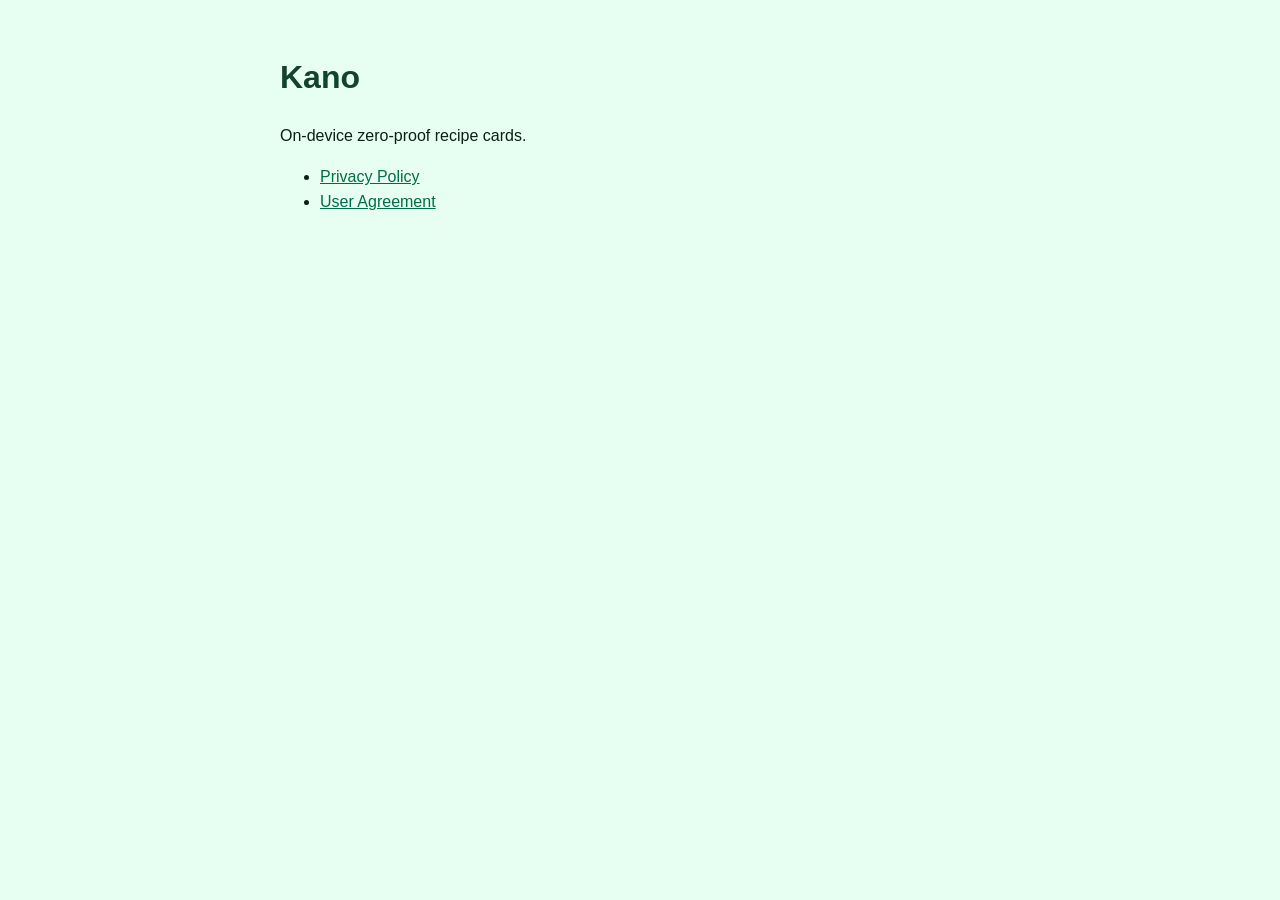
<file: index.html>
<!DOCTYPE html>
<html lang="en">
<head>
  <meta charset="utf-8">
  <meta name="viewport" content="width=device-width, initial-scale=1">
  <title>Kano Legal</title>
  <link rel="stylesheet" href="legal.css">
</head>
<body>
  <main>
    <h1>Kano</h1>
    <p>On-device zero-proof recipe cards.</p>
    <ul>
      <li><a href="privacy-policy.html">Privacy Policy</a></li>
      <li><a href="user-agreement.html">User Agreement</a></li>
    </ul>
  </main>
</body>
</html>
</file>
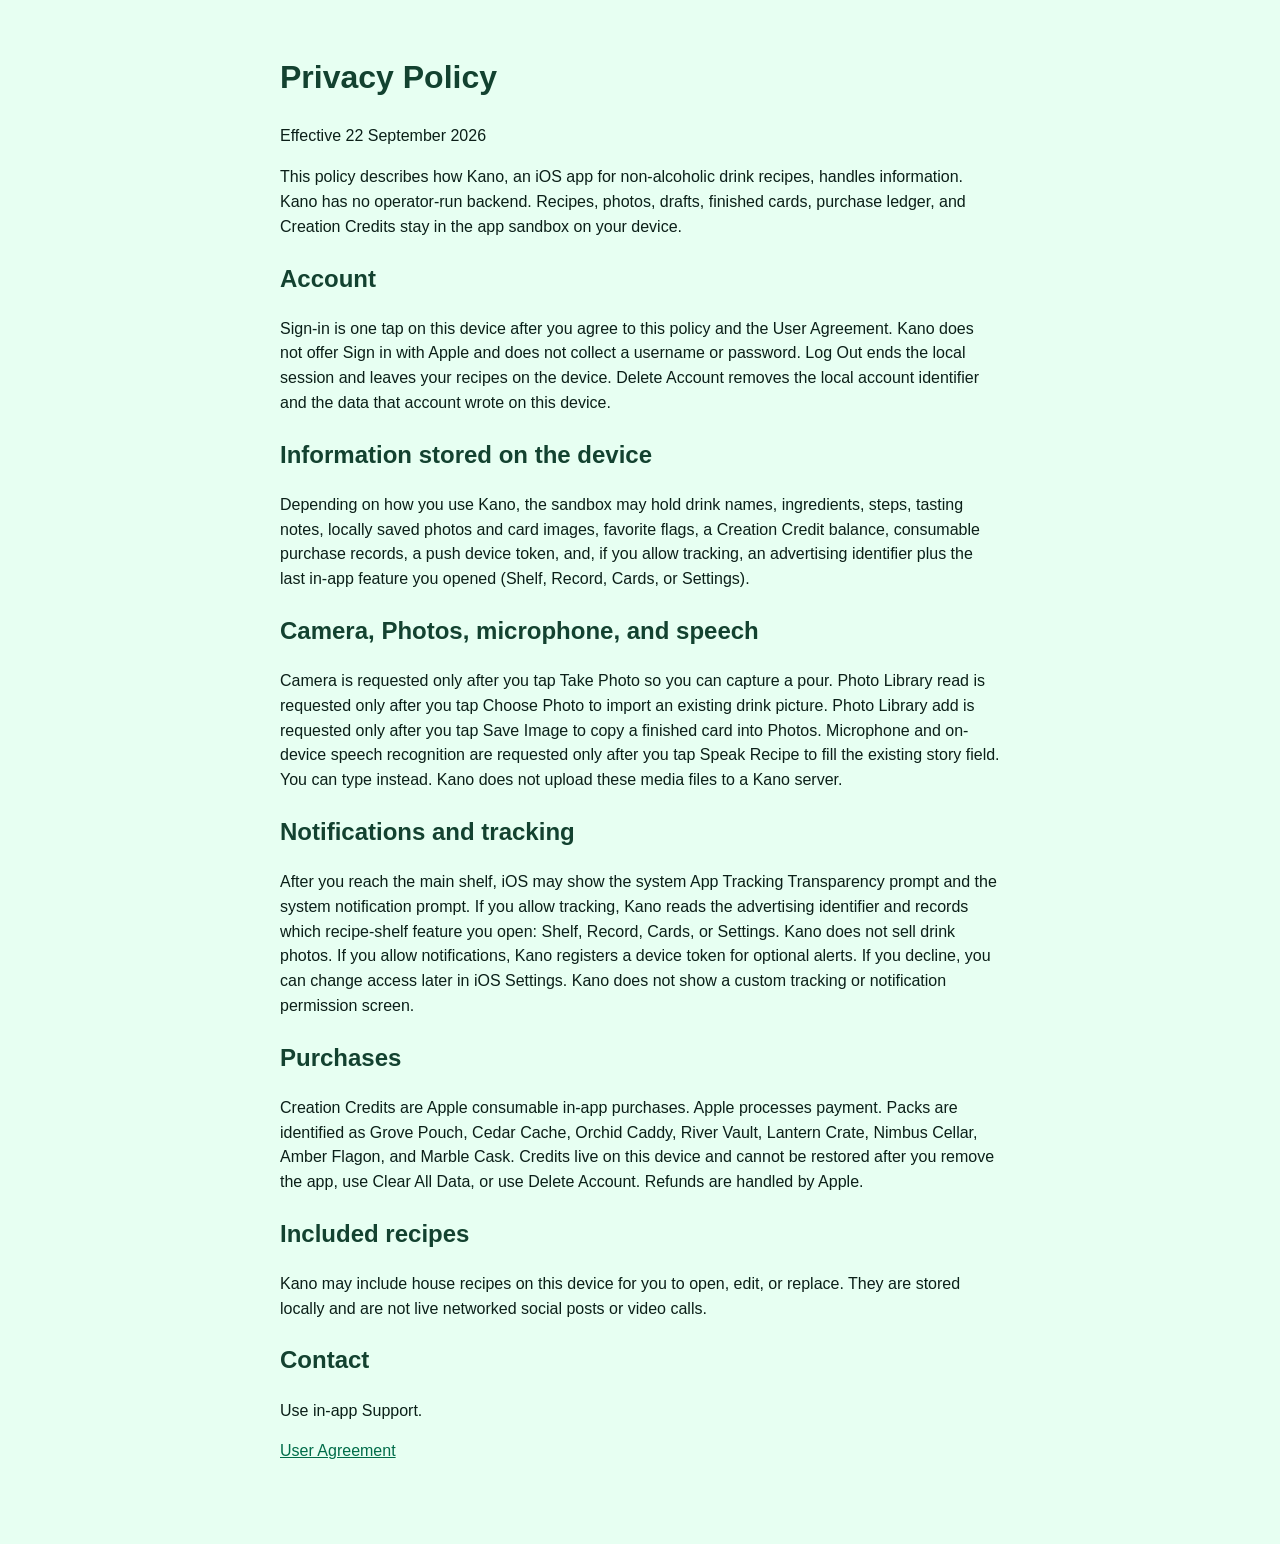
<file: privacy-policy.html>
<!DOCTYPE html>
<html lang="en">
<head>
  <meta charset="utf-8">
  <meta name="viewport" content="width=device-width, initial-scale=1">
  <title>Privacy Policy</title>
  <link rel="stylesheet" href="legal.css">
</head>
<body>
  <main>
    <h1>Privacy Policy</h1>
    <p>Effective 22 September 2026</p>
    <p>This policy describes how Kano, an iOS app for non-alcoholic drink recipes, handles information. Kano has no operator-run backend. Recipes, photos, drafts, finished cards, purchase ledger, and Creation Credits stay in the app sandbox on your device.</p>

    <h2>Account</h2>
    <p>Sign-in is one tap on this device after you agree to this policy and the User Agreement. Kano does not offer Sign in with Apple and does not collect a username or password. Log Out ends the local session and leaves your recipes on the device. Delete Account removes the local account identifier and the data that account wrote on this device.</p>

    <h2>Information stored on the device</h2>
    <p>Depending on how you use Kano, the sandbox may hold drink names, ingredients, steps, tasting notes, locally saved photos and card images, favorite flags, a Creation Credit balance, consumable purchase records, a push device token, and, if you allow tracking, an advertising identifier plus the last in-app feature you opened (Shelf, Record, Cards, or Settings).</p>

    <h2>Camera, Photos, microphone, and speech</h2>
    <p>Camera is requested only after you tap Take Photo so you can capture a pour. Photo Library read is requested only after you tap Choose Photo to import an existing drink picture. Photo Library add is requested only after you tap Save Image to copy a finished card into Photos. Microphone and on-device speech recognition are requested only after you tap Speak Recipe to fill the existing story field. You can type instead. Kano does not upload these media files to a Kano server.</p>

    <h2>Notifications and tracking</h2>
    <p>After you reach the main shelf, iOS may show the system App Tracking Transparency prompt and the system notification prompt. If you allow tracking, Kano reads the advertising identifier and records which recipe-shelf feature you open: Shelf, Record, Cards, or Settings. Kano does not sell drink photos. If you allow notifications, Kano registers a device token for optional alerts. If you decline, you can change access later in iOS Settings. Kano does not show a custom tracking or notification permission screen.</p>

    <h2>Purchases</h2>
    <p>Creation Credits are Apple consumable in-app purchases. Apple processes payment. Packs are identified as Grove Pouch, Cedar Cache, Orchid Caddy, River Vault, Lantern Crate, Nimbus Cellar, Amber Flagon, and Marble Cask. Credits live on this device and cannot be restored after you remove the app, use Clear All Data, or use Delete Account. Refunds are handled by Apple.</p>

    <h2>Included recipes</h2>
    <p>Kano may include house recipes on this device for you to open, edit, or replace. They are stored locally and are not live networked social posts or video calls.</p>

    <h2>Contact</h2>
    <p>Use in-app Support.</p>
    <p><a href="user-agreement.html">User Agreement</a></p>
  </main>
</body>
</html>
</file>
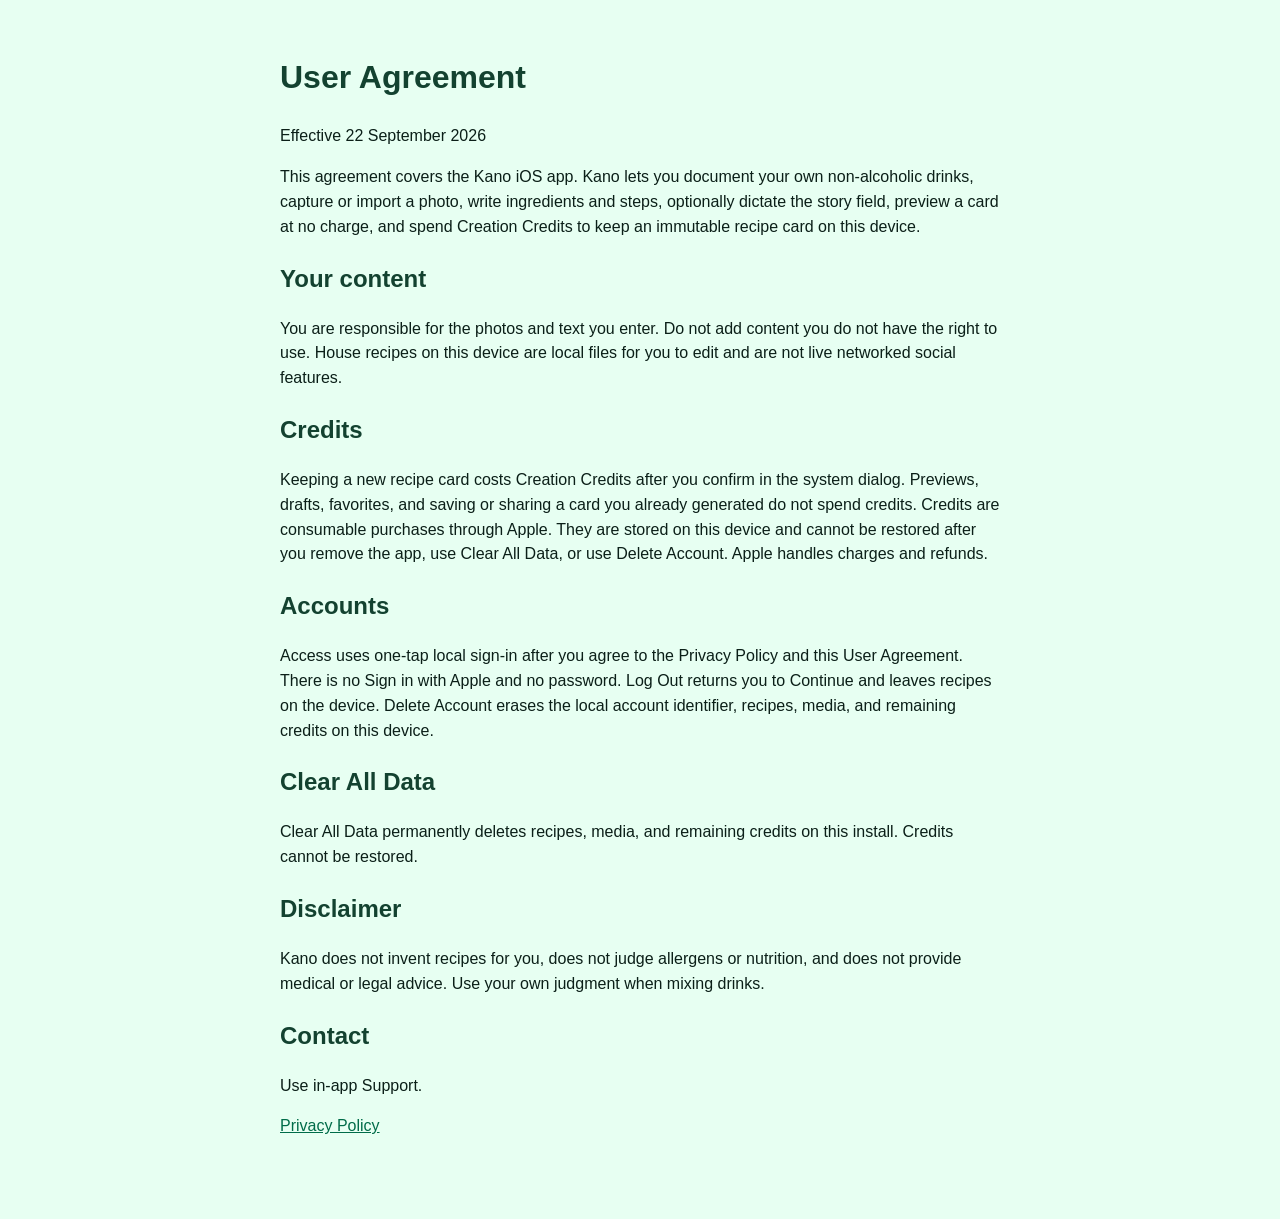
<file: user-agreement.html>
<!DOCTYPE html>
<html lang="en">
<head>
  <meta charset="utf-8">
  <meta name="viewport" content="width=device-width, initial-scale=1">
  <title>User Agreement</title>
  <link rel="stylesheet" href="legal.css">
</head>
<body>
  <main>
    <h1>User Agreement</h1>
    <p>Effective 22 September 2026</p>
    <p>This agreement covers the Kano iOS app. Kano lets you document your own non-alcoholic drinks, capture or import a photo, write ingredients and steps, optionally dictate the story field, preview a card at no charge, and spend Creation Credits to keep an immutable recipe card on this device.</p>

    <h2>Your content</h2>
    <p>You are responsible for the photos and text you enter. Do not add content you do not have the right to use. House recipes on this device are local files for you to edit and are not live networked social features.</p>

    <h2>Credits</h2>
    <p>Keeping a new recipe card costs Creation Credits after you confirm in the system dialog. Previews, drafts, favorites, and saving or sharing a card you already generated do not spend credits. Credits are consumable purchases through Apple. They are stored on this device and cannot be restored after you remove the app, use Clear All Data, or use Delete Account. Apple handles charges and refunds.</p>

    <h2>Accounts</h2>
    <p>Access uses one-tap local sign-in after you agree to the Privacy Policy and this User Agreement. There is no Sign in with Apple and no password. Log Out returns you to Continue and leaves recipes on the device. Delete Account erases the local account identifier, recipes, media, and remaining credits on this device.</p>

    <h2>Clear All Data</h2>
    <p>Clear All Data permanently deletes recipes, media, and remaining credits on this install. Credits cannot be restored.</p>

    <h2>Disclaimer</h2>
    <p>Kano does not invent recipes for you, does not judge allergens or nutrition, and does not provide medical or legal advice. Use your own judgment when mixing drinks.</p>

    <h2>Contact</h2>
    <p>Use in-app Support.</p>
    <p><a href="privacy-policy.html">Privacy Policy</a></p>
  </main>
</body>
</html>
</file>
<file: legal.css>
body { font-family: -apple-system, BlinkMacSystemFont, "Segoe UI", sans-serif; background: #e7fff2; color: #0b1f18; margin: 0; }
main { max-width: 720px; margin: 0 auto; padding: 32px 20px 64px; line-height: 1.55; }
h1, h2 { font-family: "Plus Jakarta Sans", -apple-system, sans-serif; color: #134230; }
a { color: #006c49; }
</file>
